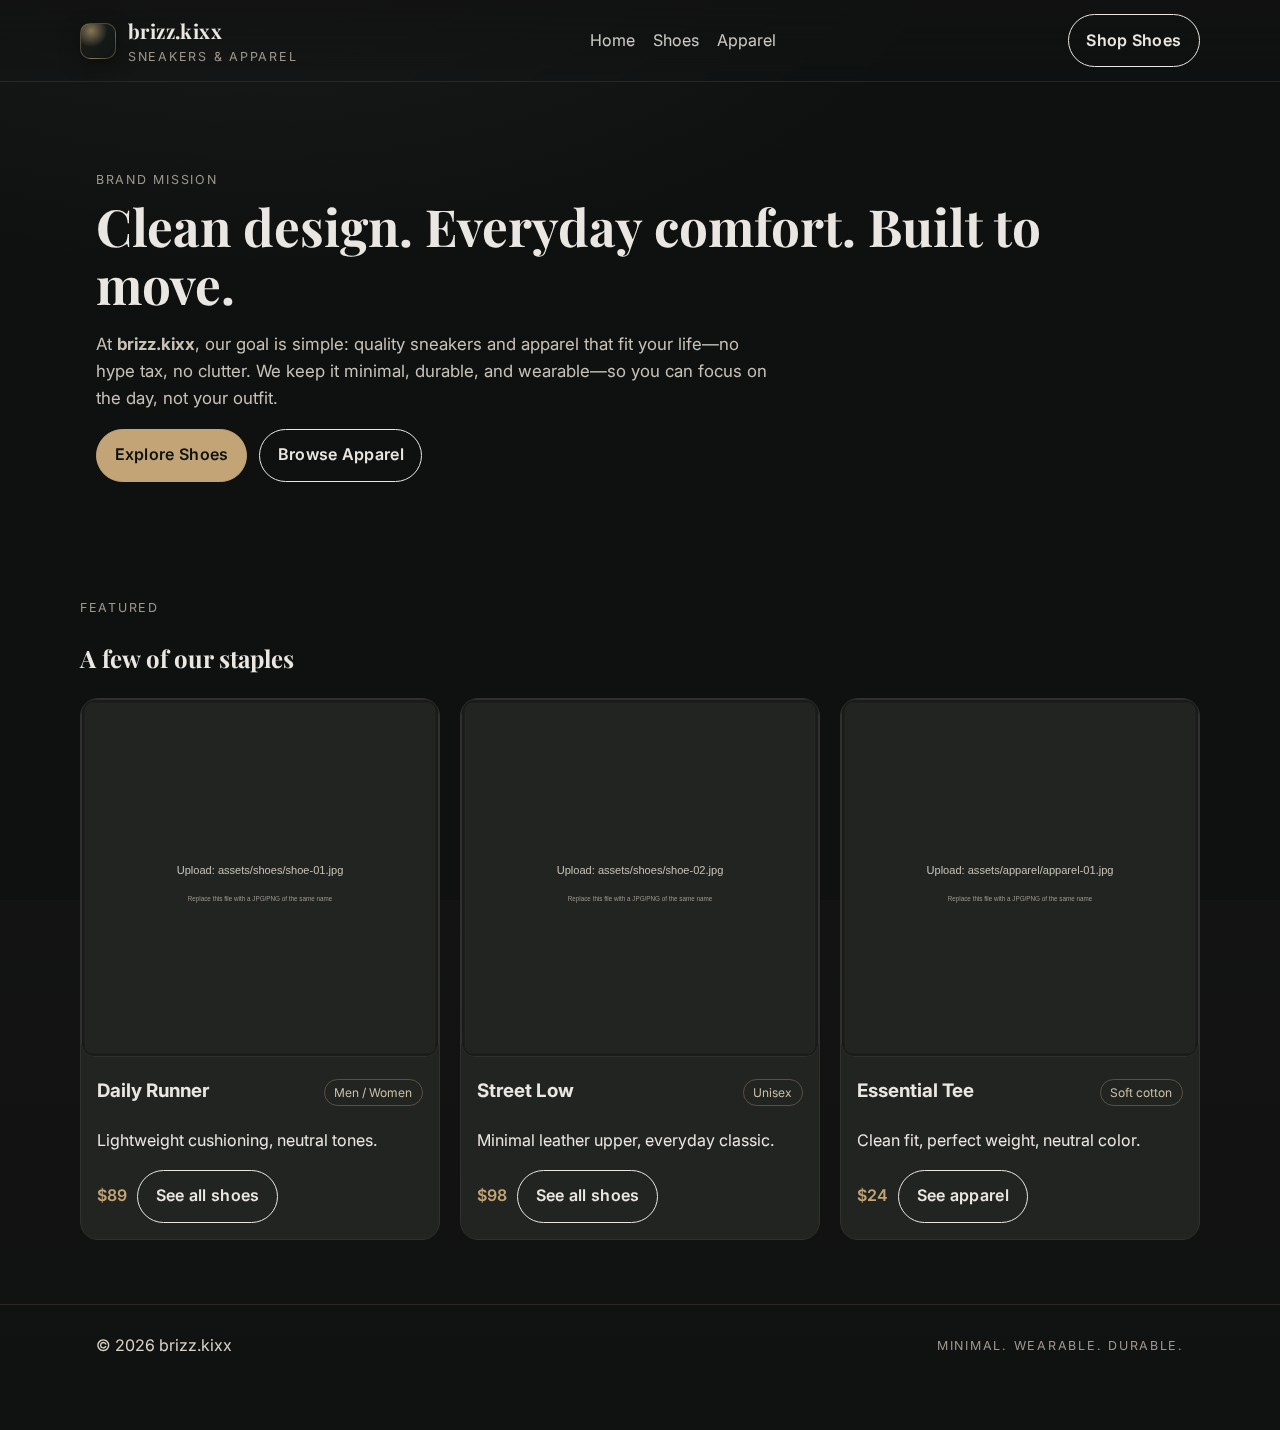
<file: index.html>
<!doctype html>
<html lang="en">
<head>
  <meta charset="utf-8" />
  <meta name="viewport" content="width=device-width,initial-scale=1" />
  <title>brizz.kixx — Sneakers & Apparel</title>
  <meta name="description" content="brizz.kixx — modern sneakers & apparel. Natural tones, clean design." />
  <link rel="preconnect" href="https://fonts.googleapis.com">
  <link rel="preconnect" href="https://fonts.gstatic.com" crossorigin>
  <link href="https://fonts.googleapis.com/css2?family=Playfair+Display:wght@500;700&family=Inter:wght@300;400;600&display=swap" rel="stylesheet">
  <link rel="stylesheet" href="styles.css" />
</head>
<body>
  <header>
    <div class="container nav">
      <div class="brand">
        <div class="brand-mark" aria-hidden="true"></div>
        <div>
          <div class="brand-name">brizz.kixx</div>
          <div class="kicker">Sneakers & Apparel</div>
        </div>
      </div>
      <nav aria-label="Primary">
        <ul>
          <li><a href="index.html">Home</a></li>
          <li><a href="shoes.html">Shoes</a></li>
          <li><a href="apparel.html">Apparel</a></li>
        </ul>
      </nav>
      <div>
        <a class="btn outline" href="shoes.html">Shop Shoes</a>
      </div>
    </div>
  </header>

  <main>
    <section class="hero">
      <div class="container">
        <span class="kicker">Brand Mission</span>
        <h1>Clean design. Everyday comfort. Built to move.</h1>
        <p class="lead">
          At <strong>brizz.kixx</strong>, our goal is simple: quality sneakers and apparel that fit your life—no hype tax, no clutter.
          We keep it minimal, durable, and wearable—so you can focus on the day, not your outfit.
        </p>
        <div class="controls">
          <a class="btn" href="shoes.html">Explore Shoes</a>
          <a class="btn outline" href="apparel.html">Browse Apparel</a>
        </div>
      </div>
    </section>

    <section class="section container">
      <span class="kicker">Featured</span>
      <h2 class="section-title">A few of our staples</h2>
      <div class="grid products">
        <article class="card">
          <img src="assets/shoes/shoe-01.svg" alt="Upload your image to assets/shoes/shoe-01.jpg" />
          <div class="card-body">
            <div style="display:flex; align-items:center; justify-content:space-between">
              <h3 style="margin:.2rem 0 .4rem">Daily Runner</h3>
              <span class="pill">Men / Women</span>
            </div>
            <p class="muted">Lightweight cushioning, neutral tones.</p>
            <div style="display:flex; gap:10px; align-items:center; margin-top:8px">
              <span class="price">$89</span>
              <a class="btn outline" href="shoes.html">See all shoes</a>
            </div>
          </div>
        </article>

        <article class="card">
          <img src="assets/shoes/shoe-02.svg" alt="Upload your image to assets/shoes/shoe-02.jpg" />
          <div class="card-body">
            <div style="display:flex; align-items:center; justify-content:space-between">
              <h3 style="margin:.2rem 0 .4rem">Street Low</h3>
              <span class="pill">Unisex</span>
            </div>
            <p class="muted">Minimal leather upper, everyday classic.</p>
            <div style="display:flex; gap:10px; align-items:center; margin-top:8px">
              <span class="price">$98</span>
              <a class="btn outline" href="shoes.html">See all shoes</a>
            </div>
          </div>
        </article>

        <article class="card">
          <img src="assets/apparel/apparel-01.svg" alt="Upload your image to assets/apparel/apparel-01.jpg" />
          <div class="card-body">
            <div style="display:flex; align-items:center; justify-content:space-between">
              <h3 style="margin:.2rem 0 .4rem">Essential Tee</h3>
              <span class="pill">Soft cotton</span>
            </div>
            <p class="muted">Clean fit, perfect weight, neutral color.</p>
            <div style="display:flex; gap:10px; align-items:center; margin-top:8px">
              <span class="price">$24</span>
              <a class="btn outline" href="apparel.html">See apparel</a>
            </div>
          </div>
        </article>
      </div>
    </section>
  </main>

  <footer class="footer">
    <div class="container" style="display:flex; justify-content:space-between; align-items:center; flex-wrap:wrap; gap:12px">
      <div>© <span id="y"></span> brizz.kixx</div>
      <div class="kicker">Minimal. Wearable. Durable.</div>
    </div>
  </footer>
  <script>document.getElementById('y').textContent = new Date().getFullYear();</script>
</body>
</html>
</file>
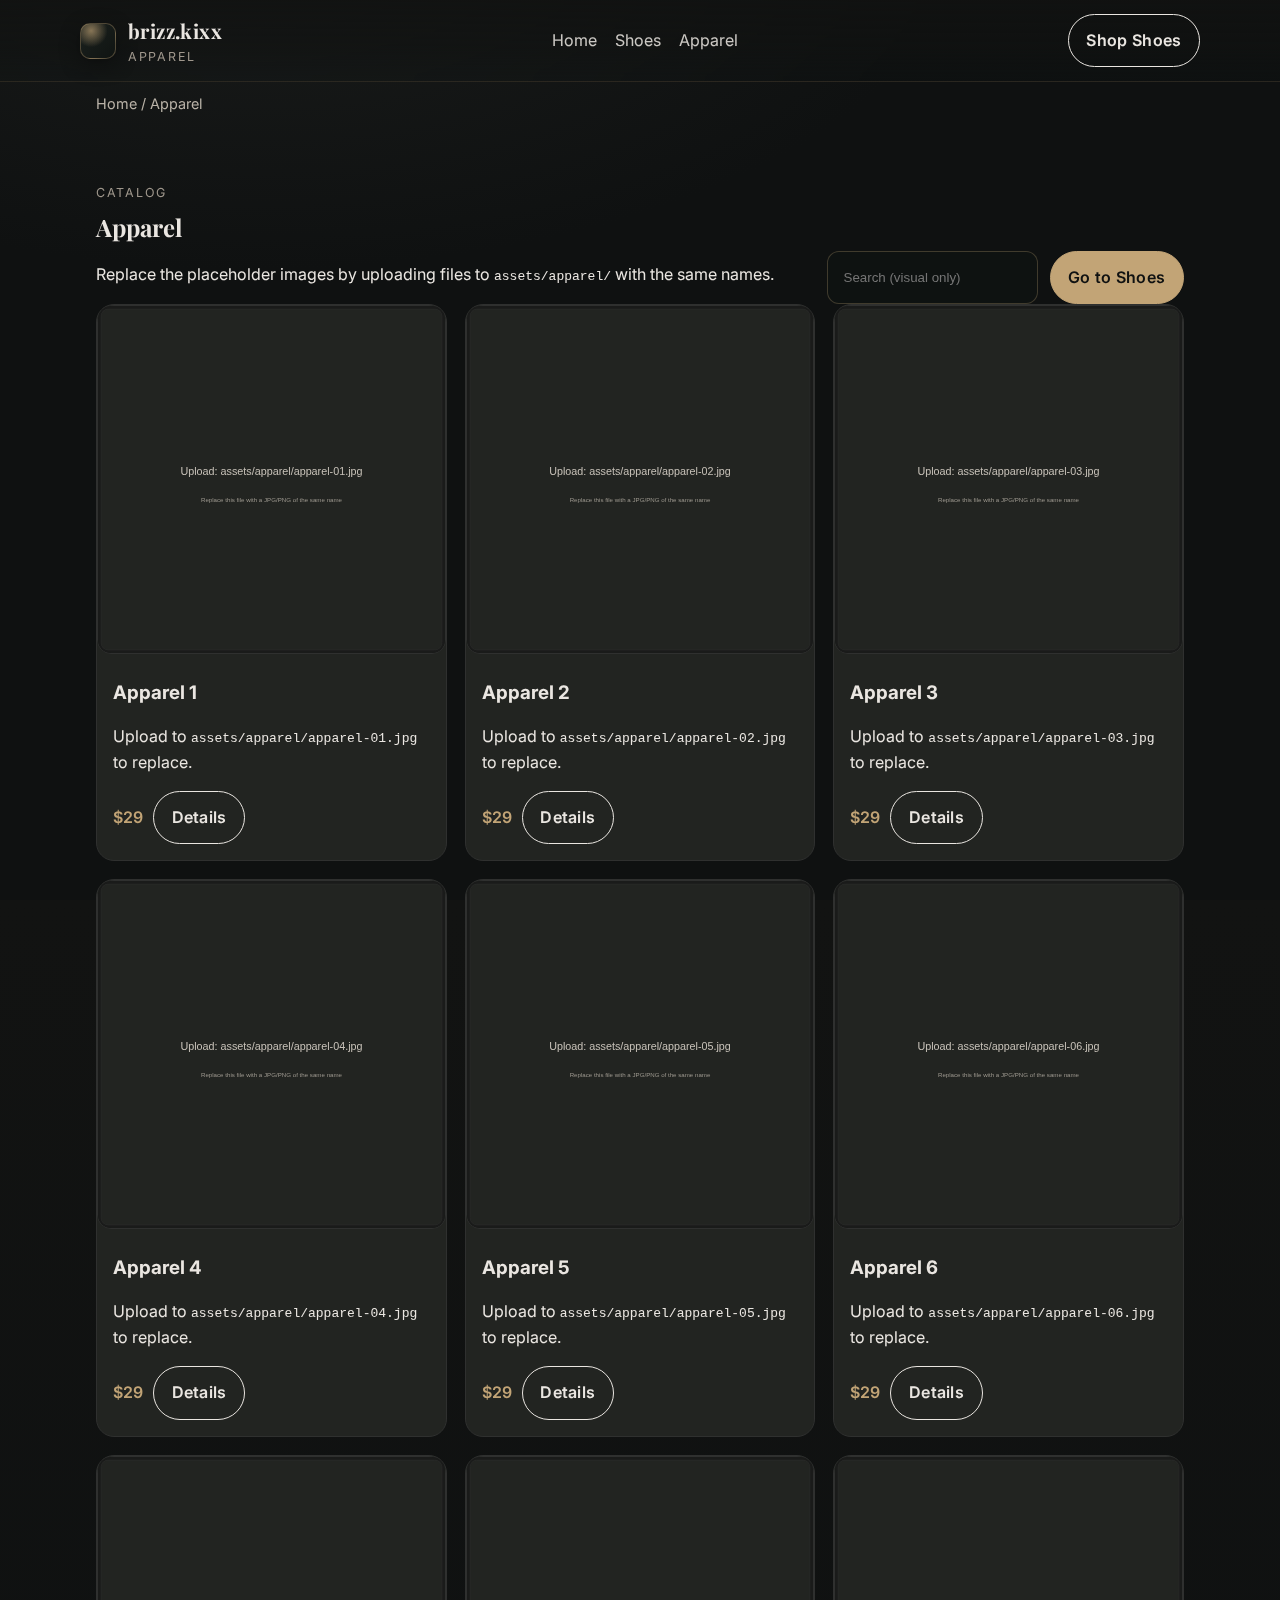
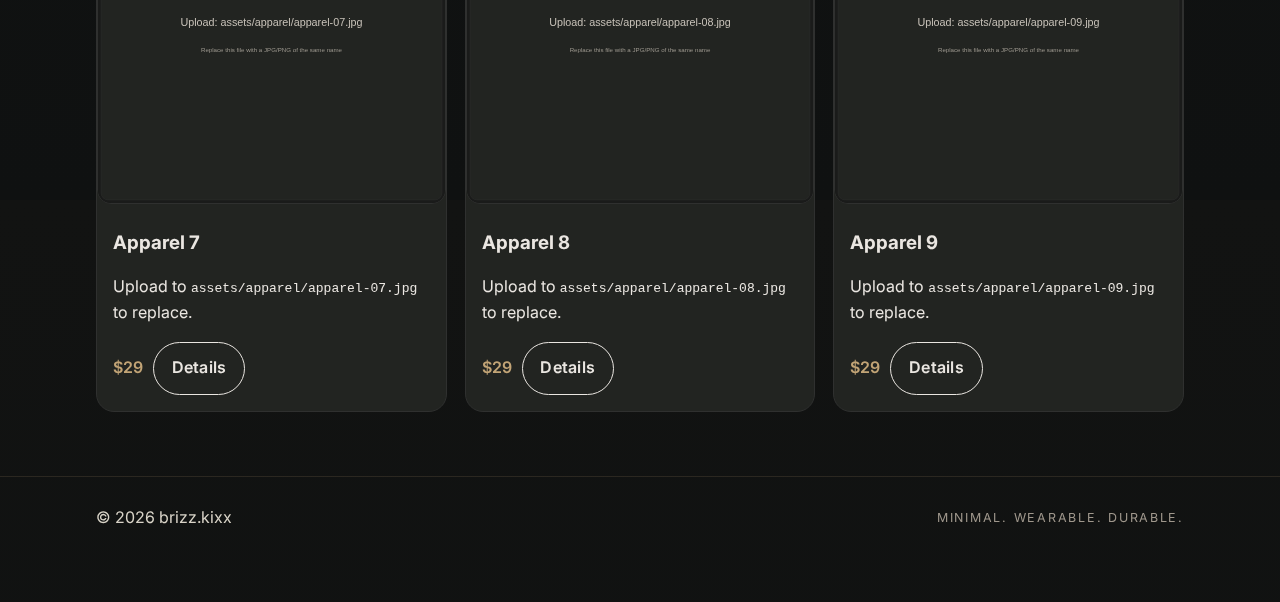
<file: apparel.html>
<!doctype html>
<html lang="en">
<head>
  <meta charset="utf-8" />
  <meta name="viewport" content="width=device-width,initial-scale=1" />
  <title>Apparel — brizz.kixx</title>
  <meta name="description" content="Browse brizz.kixx apparel. Upload product images to assets/apparel/*.jpg to replace placeholders." />
  <link rel="preconnect" href="https://fonts.googleapis.com">
  <link rel="preconnect" href="https://fonts.gstatic.com" crossorigin>
  <link href="https://fonts.googleapis.com/css2?family=Playfair+Display:wght@500;700&family=Inter:wght@300;400;600&display=swap" rel="stylesheet">
  <link rel="stylesheet" href="styles.css" />
</head>
<body>
  <header>
    <div class="container nav">
      <div class="brand">
        <div class="brand-mark" aria-hidden="true"></div>
        <div>
          <div class="brand-name">brizz.kixx</div>
          <div class="kicker">Apparel</div>
        </div>
      </div>
      <nav aria-label="Primary">
        <ul>
          <li><a href="index.html">Home</a></li>
          <li><a href="shoes.html">Shoes</a></li>
          <li><a href="apparel.html">Apparel</a></li>
        </ul>
      </nav>
      <div><a class="btn outline" href="shoes.html">Shop Shoes</a></div>
    </div>
  </header>

  <main class="container">
    <p class="breadcrumbs"><a href="index.html">Home</a> / Apparel</p>
    <section class="section">
      <div style="display:flex; align-items:flex-end; justify-content:space-between; gap:12px; flex-wrap:wrap">
        <div>
          <span class="kicker">Catalog</span>
          <h2 class="section-title" style="margin:.2rem 0 .6rem">Apparel</h2>
          <p class="muted">Replace the placeholder images by uploading files to <code>assets/apparel/</code> with the same names.</p>
        </div>
        <div class="controls" style="min-width:260px">
          <input class="search" placeholder="Search (visual only)" />
          <a class="btn" href="shoes.html">Go to Shoes</a>
        </div>
      </div>

      <div class="gallery">
        
    <div class="item card">
      <img src="assets/apparel/apparel-01.svg" alt="Placeholder apparel 1" />
      <div class="card-body">
        <h3>Apparel 1</h3>
        <p class="muted">Upload to <code>assets/apparel/apparel-01.jpg</code> to replace.</p>
        <div style="display:flex; gap:10px; align-items:center; margin-top:8px">
          <span class="price">$29</span>
          <a class="btn outline" href="#">Details</a>
        </div>
      </div>
    </div>
    

    <div class="item card">
      <img src="assets/apparel/apparel-02.svg" alt="Placeholder apparel 2" />
      <div class="card-body">
        <h3>Apparel 2</h3>
        <p class="muted">Upload to <code>assets/apparel/apparel-02.jpg</code> to replace.</p>
        <div style="display:flex; gap:10px; align-items:center; margin-top:8px">
          <span class="price">$29</span>
          <a class="btn outline" href="#">Details</a>
        </div>
      </div>
    </div>
    

    <div class="item card">
      <img src="assets/apparel/apparel-03.svg" alt="Placeholder apparel 3" />
      <div class="card-body">
        <h3>Apparel 3</h3>
        <p class="muted">Upload to <code>assets/apparel/apparel-03.jpg</code> to replace.</p>
        <div style="display:flex; gap:10px; align-items:center; margin-top:8px">
          <span class="price">$29</span>
          <a class="btn outline" href="#">Details</a>
        </div>
      </div>
    </div>
    

    <div class="item card">
      <img src="assets/apparel/apparel-04.svg" alt="Placeholder apparel 4" />
      <div class="card-body">
        <h3>Apparel 4</h3>
        <p class="muted">Upload to <code>assets/apparel/apparel-04.jpg</code> to replace.</p>
        <div style="display:flex; gap:10px; align-items:center; margin-top:8px">
          <span class="price">$29</span>
          <a class="btn outline" href="#">Details</a>
        </div>
      </div>
    </div>
    

    <div class="item card">
      <img src="assets/apparel/apparel-05.svg" alt="Placeholder apparel 5" />
      <div class="card-body">
        <h3>Apparel 5</h3>
        <p class="muted">Upload to <code>assets/apparel/apparel-05.jpg</code> to replace.</p>
        <div style="display:flex; gap:10px; align-items:center; margin-top:8px">
          <span class="price">$29</span>
          <a class="btn outline" href="#">Details</a>
        </div>
      </div>
    </div>
    

    <div class="item card">
      <img src="assets/apparel/apparel-06.svg" alt="Placeholder apparel 6" />
      <div class="card-body">
        <h3>Apparel 6</h3>
        <p class="muted">Upload to <code>assets/apparel/apparel-06.jpg</code> to replace.</p>
        <div style="display:flex; gap:10px; align-items:center; margin-top:8px">
          <span class="price">$29</span>
          <a class="btn outline" href="#">Details</a>
        </div>
      </div>
    </div>
    

    <div class="item card">
      <img src="assets/apparel/apparel-07.svg" alt="Placeholder apparel 7" />
      <div class="card-body">
        <h3>Apparel 7</h3>
        <p class="muted">Upload to <code>assets/apparel/apparel-07.jpg</code> to replace.</p>
        <div style="display:flex; gap:10px; align-items:center; margin-top:8px">
          <span class="price">$29</span>
          <a class="btn outline" href="#">Details</a>
        </div>
      </div>
    </div>
    

    <div class="item card">
      <img src="assets/apparel/apparel-08.svg" alt="Placeholder apparel 8" />
      <div class="card-body">
        <h3>Apparel 8</h3>
        <p class="muted">Upload to <code>assets/apparel/apparel-08.jpg</code> to replace.</p>
        <div style="display:flex; gap:10px; align-items:center; margin-top:8px">
          <span class="price">$29</span>
          <a class="btn outline" href="#">Details</a>
        </div>
      </div>
    </div>
    

    <div class="item card">
      <img src="assets/apparel/apparel-09.svg" alt="Placeholder apparel 9" />
      <div class="card-body">
        <h3>Apparel 9</h3>
        <p class="muted">Upload to <code>assets/apparel/apparel-09.jpg</code> to replace.</p>
        <div style="display:flex; gap:10px; align-items:center; margin-top:8px">
          <span class="price">$29</span>
          <a class="btn outline" href="#">Details</a>
        </div>
      </div>
    </div>
    
      </div>
    </section>
  </main>

  <footer class="footer">
    <div class="container" style="display:flex; justify-content:space-between; align-items:center; flex-wrap:wrap; gap:12px">
      <div>© <span id="y"></span> brizz.kixx</div>
      <div class="kicker">Minimal. Wearable. Durable.</div>
    </div>
  </footer>
  <script>document.getElementById('y').textContent = new Date().getFullYear();</script>
</body>
</html>
</file>
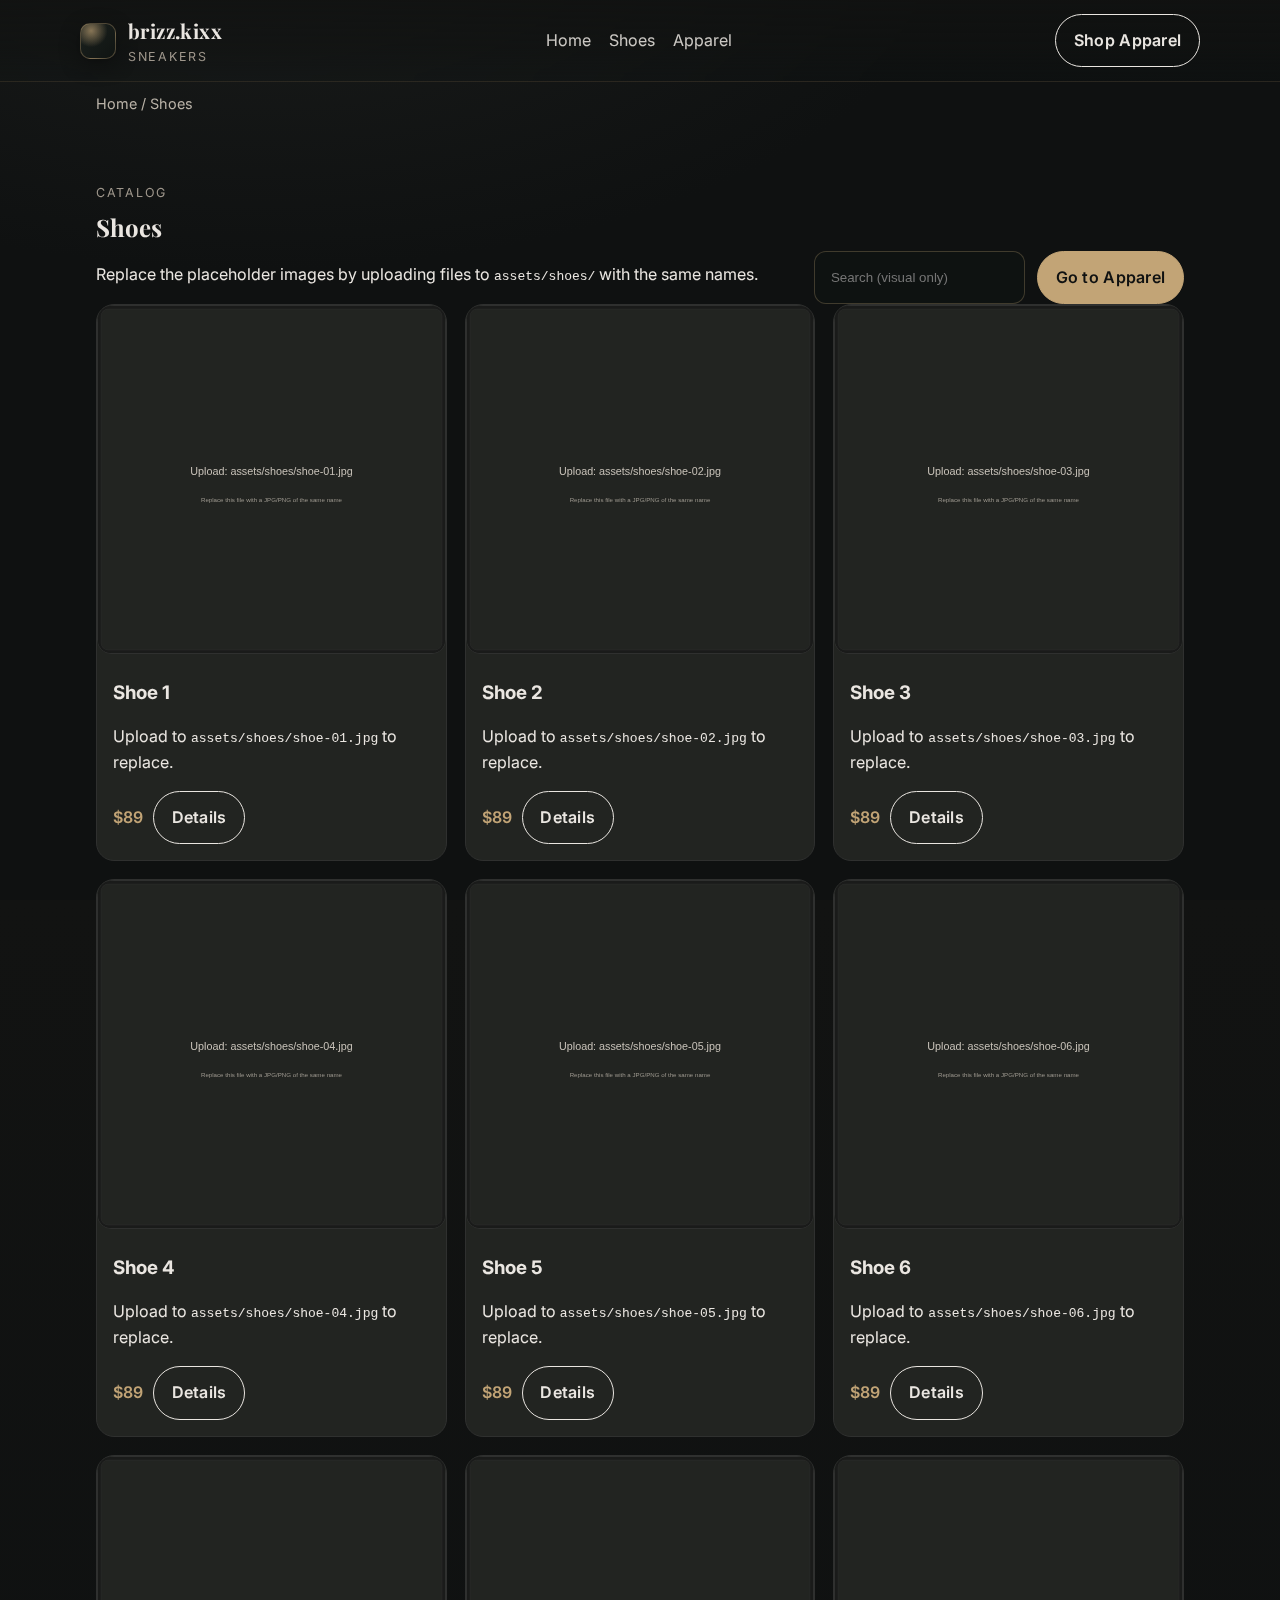
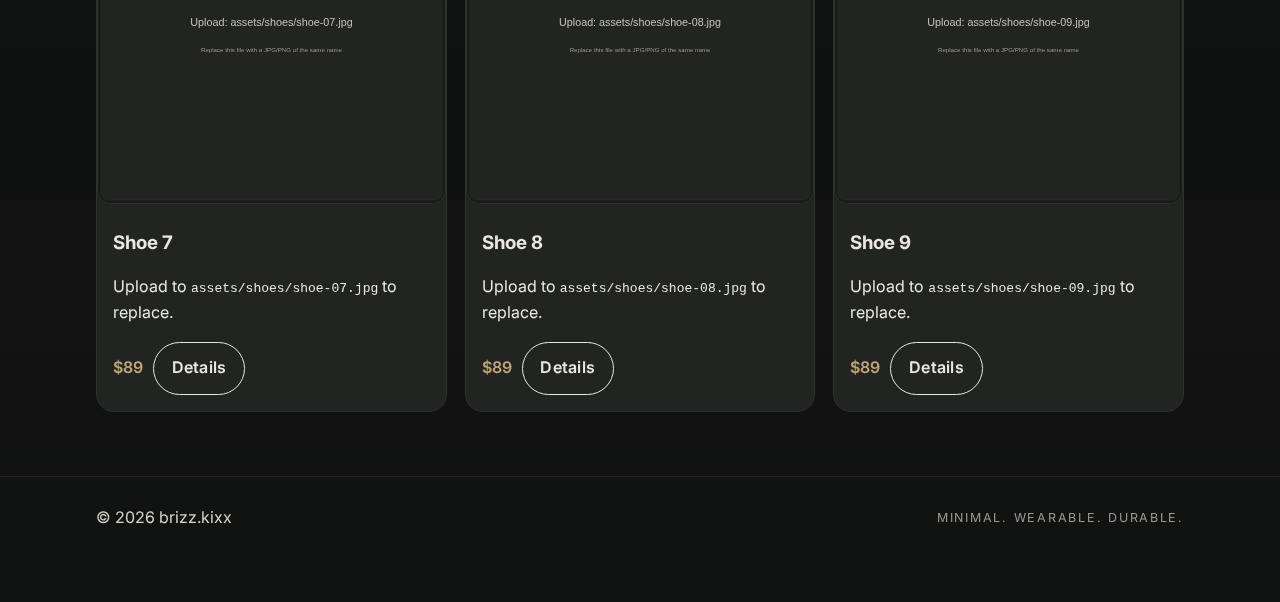
<file: shoes.html>
<!doctype html>
<html lang="en">
<head>
  <meta charset="utf-8" />
  <meta name="viewport" content="width=device-width,initial-scale=1" />
  <title>Shoes — brizz.kixx</title>
  <meta name="description" content="Browse brizz.kixx shoes. Upload product images to assets/shoes/*.jpg to replace placeholders." />
  <link rel="preconnect" href="https://fonts.googleapis.com">
  <link rel="preconnect" href="https://fonts.gstatic.com" crossorigin>
  <link href="https://fonts.googleapis.com/css2?family=Playfair+Display:wght@500;700&family=Inter:wght@300;400;600&display=swap" rel="stylesheet">
  <link rel="stylesheet" href="styles.css" />
</head>
<body>
  <header>
    <div class="container nav">
      <div class="brand">
        <div class="brand-mark" aria-hidden="true"></div>
        <div>
          <div class="brand-name">brizz.kixx</div>
          <div class="kicker">Sneakers</div>
        </div>
      </div>
      <nav aria-label="Primary">
        <ul>
          <li><a href="index.html">Home</a></li>
          <li><a href="shoes.html">Shoes</a></li>
          <li><a href="apparel.html">Apparel</a></li>
        </ul>
      </nav>
      <div><a class="btn outline" href="apparel.html">Shop Apparel</a></div>
    </div>
  </header>

  <main class="container">
    <p class="breadcrumbs"><a href="index.html">Home</a> / Shoes</p>
    <section class="section">
      <div style="display:flex; align-items:flex-end; justify-content:space-between; gap:12px; flex-wrap:wrap">
        <div>
          <span class="kicker">Catalog</span>
          <h2 class="section-title" style="margin:.2rem 0 .6rem">Shoes</h2>
          <p class="muted">Replace the placeholder images by uploading files to <code>assets/shoes/</code> with the same names.</p>
        </div>
        <div class="controls" style="min-width:260px">
          <input class="search" placeholder="Search (visual only)" />
          <a class="btn" href="apparel.html">Go to Apparel</a>
        </div>
      </div>

      <div class="gallery">
        
    <div class="item card">
      <img src="assets/shoes/shoe-01.svg" alt="Placeholder shoe 1" />
      <div class="card-body">
        <h3>Shoe 1</h3>
        <p class="muted">Upload to <code>assets/shoes/shoe-01.jpg</code> to replace.</p>
        <div style="display:flex; gap:10px; align-items:center; margin-top:8px">
          <span class="price">$89</span>
          <a class="btn outline" href="#">Details</a>
        </div>
      </div>
    </div>
    

    <div class="item card">
      <img src="assets/shoes/shoe-02.svg" alt="Placeholder shoe 2" />
      <div class="card-body">
        <h3>Shoe 2</h3>
        <p class="muted">Upload to <code>assets/shoes/shoe-02.jpg</code> to replace.</p>
        <div style="display:flex; gap:10px; align-items:center; margin-top:8px">
          <span class="price">$89</span>
          <a class="btn outline" href="#">Details</a>
        </div>
      </div>
    </div>
    

    <div class="item card">
      <img src="assets/shoes/shoe-03.svg" alt="Placeholder shoe 3" />
      <div class="card-body">
        <h3>Shoe 3</h3>
        <p class="muted">Upload to <code>assets/shoes/shoe-03.jpg</code> to replace.</p>
        <div style="display:flex; gap:10px; align-items:center; margin-top:8px">
          <span class="price">$89</span>
          <a class="btn outline" href="#">Details</a>
        </div>
      </div>
    </div>
    

    <div class="item card">
      <img src="assets/shoes/shoe-04.svg" alt="Placeholder shoe 4" />
      <div class="card-body">
        <h3>Shoe 4</h3>
        <p class="muted">Upload to <code>assets/shoes/shoe-04.jpg</code> to replace.</p>
        <div style="display:flex; gap:10px; align-items:center; margin-top:8px">
          <span class="price">$89</span>
          <a class="btn outline" href="#">Details</a>
        </div>
      </div>
    </div>
    

    <div class="item card">
      <img src="assets/shoes/shoe-05.svg" alt="Placeholder shoe 5" />
      <div class="card-body">
        <h3>Shoe 5</h3>
        <p class="muted">Upload to <code>assets/shoes/shoe-05.jpg</code> to replace.</p>
        <div style="display:flex; gap:10px; align-items:center; margin-top:8px">
          <span class="price">$89</span>
          <a class="btn outline" href="#">Details</a>
        </div>
      </div>
    </div>
    

    <div class="item card">
      <img src="assets/shoes/shoe-06.svg" alt="Placeholder shoe 6" />
      <div class="card-body">
        <h3>Shoe 6</h3>
        <p class="muted">Upload to <code>assets/shoes/shoe-06.jpg</code> to replace.</p>
        <div style="display:flex; gap:10px; align-items:center; margin-top:8px">
          <span class="price">$89</span>
          <a class="btn outline" href="#">Details</a>
        </div>
      </div>
    </div>
    

    <div class="item card">
      <img src="assets/shoes/shoe-07.svg" alt="Placeholder shoe 7" />
      <div class="card-body">
        <h3>Shoe 7</h3>
        <p class="muted">Upload to <code>assets/shoes/shoe-07.jpg</code> to replace.</p>
        <div style="display:flex; gap:10px; align-items:center; margin-top:8px">
          <span class="price">$89</span>
          <a class="btn outline" href="#">Details</a>
        </div>
      </div>
    </div>
    

    <div class="item card">
      <img src="assets/shoes/shoe-08.svg" alt="Placeholder shoe 8" />
      <div class="card-body">
        <h3>Shoe 8</h3>
        <p class="muted">Upload to <code>assets/shoes/shoe-08.jpg</code> to replace.</p>
        <div style="display:flex; gap:10px; align-items:center; margin-top:8px">
          <span class="price">$89</span>
          <a class="btn outline" href="#">Details</a>
        </div>
      </div>
    </div>
    

    <div class="item card">
      <img src="assets/shoes/shoe-09.svg" alt="Placeholder shoe 9" />
      <div class="card-body">
        <h3>Shoe 9</h3>
        <p class="muted">Upload to <code>assets/shoes/shoe-09.jpg</code> to replace.</p>
        <div style="display:flex; gap:10px; align-items:center; margin-top:8px">
          <span class="price">$89</span>
          <a class="btn outline" href="#">Details</a>
        </div>
      </div>
    </div>
    
      </div>
    </section>
  </main>

  <footer class="footer">
    <div class="container" style="display:flex; justify-content:space-between; align-items:center; flex-wrap:wrap; gap:12px">
      <div>© <span id="y"></span> brizz.kixx</div>
      <div class="kicker">Minimal. Wearable. Durable.</div>
    </div>
  </footer>
  <script>document.getElementById('y').textContent = new Date().getFullYear();</script>
</body>
</html>
</file>
<file: styles.css>
:root{
  --bg:#0f1111;
  --surface:#151716;
  --ink:#eae6e1;
  --muted:#c7c1b8;
  --accent:#c2a476;
  --chip:#222421;
  --ring: rgba(194,164,118,.35);
}
*{box-sizing:border-box}
html,body{height:100%}
body{
  margin:0; color:var(--ink); background:
    radial-gradient(1200px 600px at 20% -10%, #1a1c1b 0%, var(--bg) 60%) no-repeat,
    linear-gradient(180deg, #121312 0%, var(--bg) 100%);
  font-family: Inter, system-ui, -apple-system, Segoe UI, Roboto, Helvetica, Arial, sans-serif;
  line-height:1.6;
}
a{color:inherit; text-decoration:none}
img{max-width:100%; display:block; border-radius:14px; border:1px solid #2f302f; background:#1a1b1a}
.container{width:min(1120px,92vw); margin-inline:auto; padding-inline:16px}
header{
  position:sticky; top:0; z-index:40; backdrop-filter:saturate(140%) blur(8px);
  background:linear-gradient(180deg, rgba(17,18,17,.85), rgba(17,18,17,.55) 60%, rgba(17,18,17,0));
  border-bottom:1px solid rgba(194,164,118,.15);
}
.nav{display:flex; align-items:center; justify-content:space-between; padding:14px 0}
.brand{display:flex; align-items:center; gap:.75rem}
.brand-mark{width:36px; height:36px; border-radius:10px;
  background: radial-gradient(80% 80% at 30% 20%, rgba(194,164,118,.65), transparent 60%),
              linear-gradient(135deg, #1b211e, #101412);
  border:1px solid rgba(194,164,118,.35);
  box-shadow:0 6px 20px rgba(0,0,0,.35);
}
.brand-name{font-family:"Playfair Display", serif; font-weight:700; letter-spacing:.4px; font-size:1.25rem}
nav ul{display:flex; gap:18px; list-style:none; margin:0; padding:0}
nav a{opacity:.86} nav a:hover{opacity:1}
.btn{display:inline-flex; align-items:center; gap:.5rem; padding:.8rem 1.1rem; border-radius:999px; border:1px solid var(--accent);
     color:#0f1111; background:var(--accent); font-weight:600; letter-spacing:.3px; transition:.25s}
.btn:hover{filter:brightness(1.08); transform:translateY(-1px)}
.btn.outline{background:transparent; color:var(--ink); border-color:var(--ink)}
.hero{padding:84px 0 48px; position:relative; overflow:hidden}
.kicker{color:#9f978c; letter-spacing:.14em; text-transform:uppercase; font-size:.78rem}
h1, h2.section-title{font-family:"Playfair Display", serif}
h1{font-size:clamp(2.2rem,4vw,3.4rem); line-height:1.15; margin:.3rem 0 1rem}
.lead{color:var(--muted); font-size:1.05rem; max-width:62ch}
.section{padding:64px 0}
.grid{display:grid; gap:20px}
.products{grid-template-columns:repeat(12,1fr)}
.products .card{grid-column:span 12}
@media(min-width:720px){.products .card{grid-column:span 4}}
.card{background:var(--chip); border:1px solid #2f302f; border-radius:18px; overflow:hidden}
.card-body{padding:16px}
.price{color:var(--accent); font-weight:600}
.pill{font-size:.75rem; color:#cbbfa6; border:1px solid rgba(194,164,118,.35); padding:.2rem .6rem; border-radius:999px}
.footer{border-top:1px solid rgba(194,164,118,.15); padding:28px 0 72px; color:#d8d3c7}
.gallery{display:grid; gap:18px; grid-template-columns:repeat(12,1fr)}
.gallery .item{grid-column:span 12}
@media(min-width:720px){.gallery .item{grid-column:span 4}}
.item h3{margin:.5rem 0 .25rem}
.badge{display:inline-block; padding:6px 10px; border:1px solid #3a3a3a; color:var(--muted); border-radius:999px; font-size:12px; letter-spacing:.08em}
.controls{display:flex; gap:12px; flex-wrap:wrap; margin-top:16px}
.search{flex:1; min-width:200px; background:#0e1211; color:var(--ink); border:1px solid rgba(194,164,118,.28); border-radius:12px; padding:.8rem 1rem; outline:none}
.search:focus{border-color:var(--accent); box-shadow:0 0 0 4px var(--ring)}
.breadcrumbs{color:#b9b2a7; font-size:.9rem; margin:10px 0 0}
</file>
